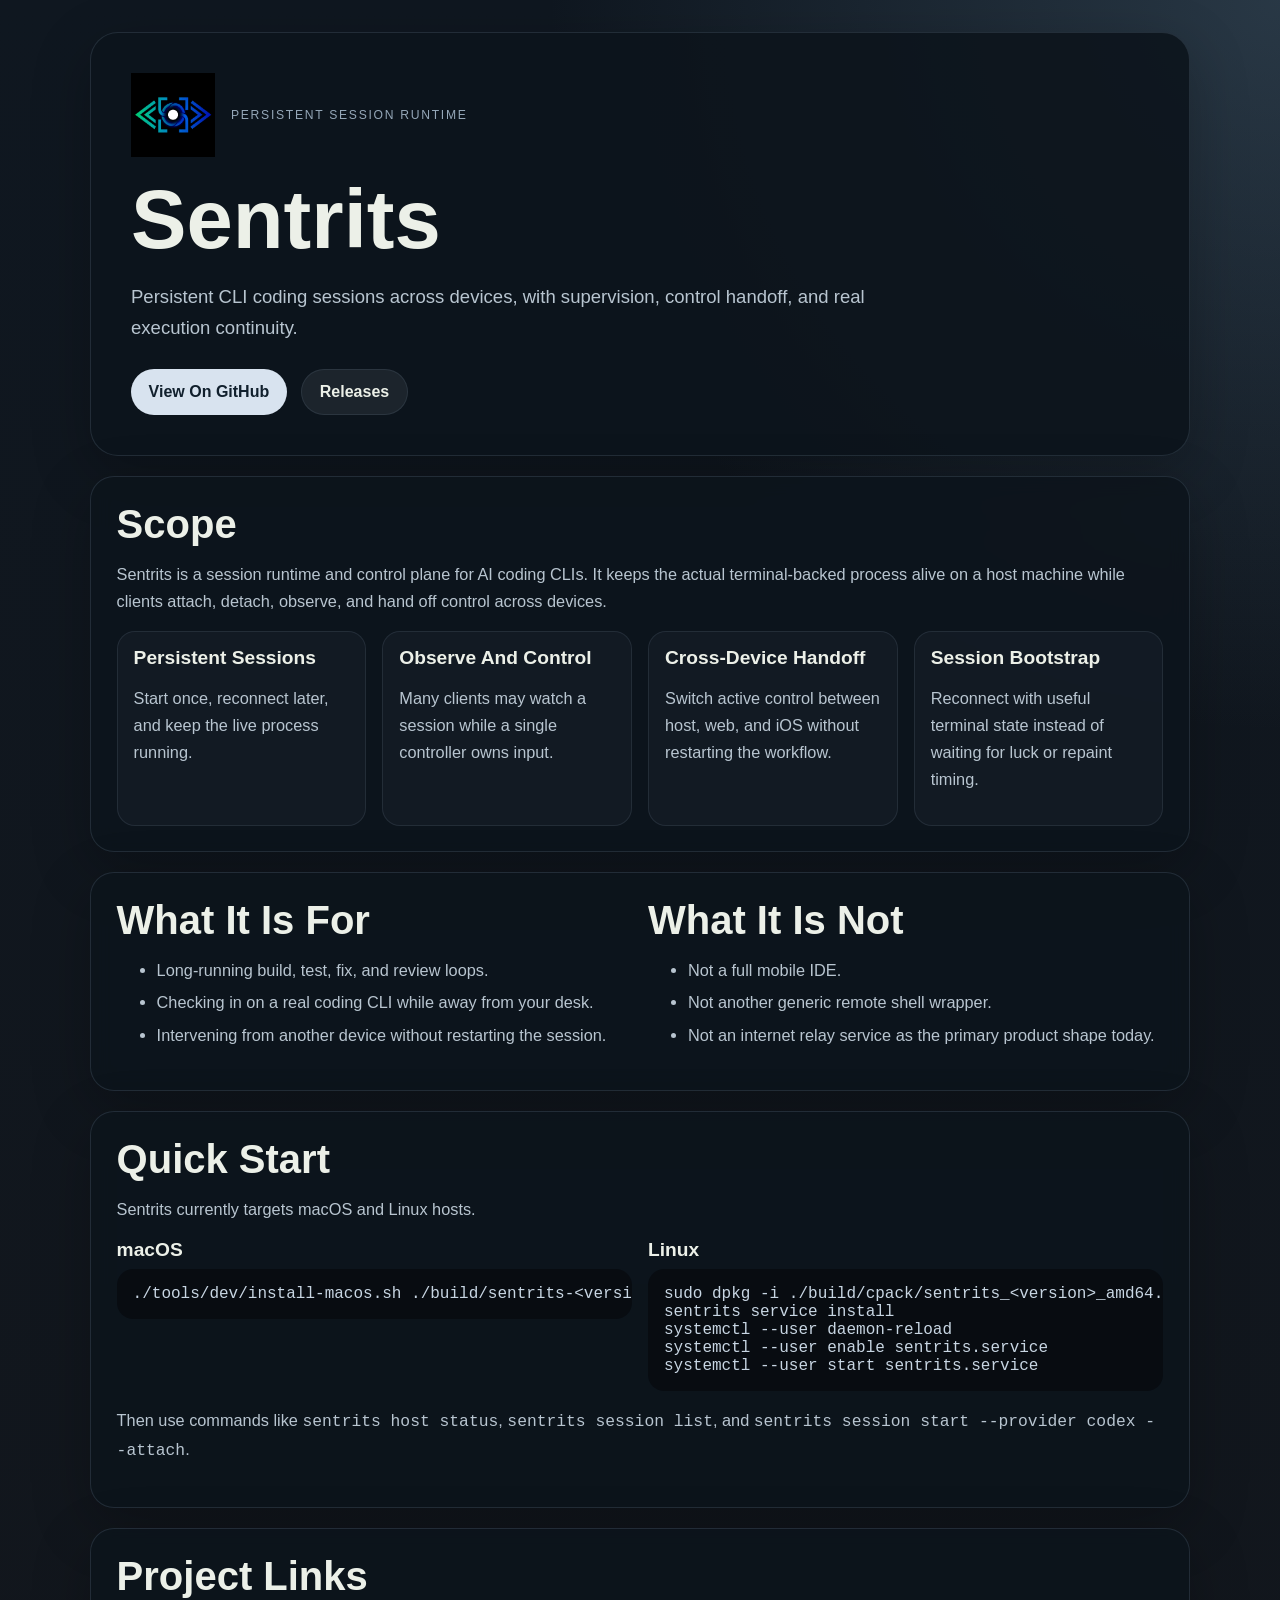
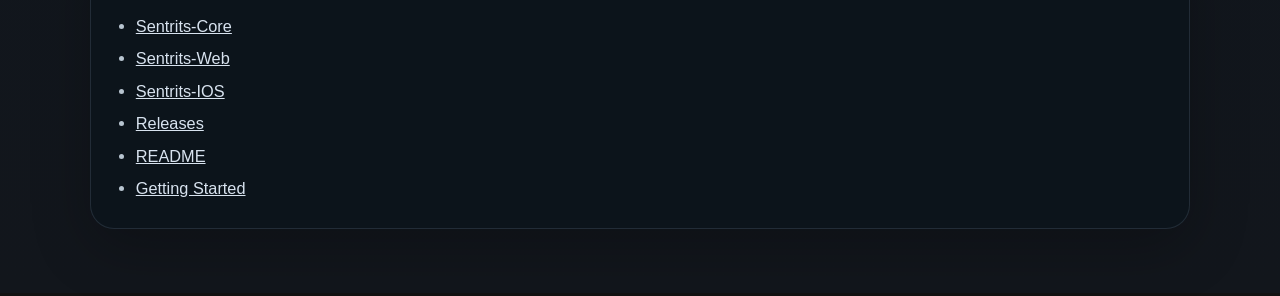
<file: docs/index.html>
<!doctype html>
<html lang="en">
  <head>
    <meta charset="utf-8">
    <meta name="viewport" content="width=device-width, initial-scale=1">
    <title>Sentrits</title>
    <meta
      name="description"
      content="Persistent CLI coding sessions across devices, with supervision, control handoff, and real execution continuity."
    >
    <link rel="stylesheet" href="styles.css">
  </head>
  <body>
    <div class="page-shell">
      <header class="hero">
        <div class="hero-brand">
          <img class="hero-logo" src="assets/Sentrits-logo.png" alt="Sentrits logo">
          <p class="eyebrow">Persistent Session Runtime</p>
        </div>
        <h1>Sentrits</h1>
        <p class="hero-copy">
          Persistent CLI coding sessions across devices, with supervision, control handoff,
          and real execution continuity.
        </p>
        <div class="hero-actions">
          <a class="button button-primary" href="https://github.com/shubow-sentrits/Sentrits-Core">View On GitHub</a>
          <a class="button button-secondary" href="https://github.com/shubow-sentrits/Sentrits-Core/releases">Releases</a>
        </div>
      </header>

      <main>
        <section class="panel">
          <h2>Scope</h2>
          <p>
            Sentrits is a session runtime and control plane for AI coding CLIs. It keeps the
            actual terminal-backed process alive on a host machine while clients attach, detach,
            observe, and hand off control across devices.
          </p>
          <div class="feature-grid">
            <article class="feature">
              <h3>Persistent Sessions</h3>
              <p>Start once, reconnect later, and keep the live process running.</p>
            </article>
            <article class="feature">
              <h3>Observe And Control</h3>
              <p>Many clients may watch a session while a single controller owns input.</p>
            </article>
            <article class="feature">
              <h3>Cross-Device Handoff</h3>
              <p>Switch active control between host, web, and iOS without restarting the workflow.</p>
            </article>
            <article class="feature">
              <h3>Session Bootstrap</h3>
              <p>Reconnect with useful terminal state instead of waiting for luck or repaint timing.</p>
            </article>
          </div>
        </section>

        <section class="panel two-column">
          <div>
            <h2>What It Is For</h2>
            <ul>
              <li>Long-running build, test, fix, and review loops.</li>
              <li>Checking in on a real coding CLI while away from your desk.</li>
              <li>Intervening from another device without restarting the session.</li>
            </ul>
          </div>
          <div>
            <h2>What It Is Not</h2>
            <ul>
              <li>Not a full mobile IDE.</li>
              <li>Not another generic remote shell wrapper.</li>
              <li>Not an internet relay service as the primary product shape today.</li>
            </ul>
          </div>
        </section>

        <section class="panel">
          <h2>Quick Start</h2>
          <p>Sentrits currently targets macOS and Linux hosts.</p>
          <div class="quickstart-grid">
            <article>
              <h3>macOS</h3>
              <pre><code>./tools/dev/install-macos.sh ./build/sentrits-&lt;version&gt;-macos-$(uname -m).dmg</code></pre>
            </article>
            <article>
              <h3>Linux</h3>
              <pre><code>sudo dpkg -i ./build/cpack/sentrits_&lt;version&gt;_amd64.deb
sentrits service install
systemctl --user daemon-reload
systemctl --user enable sentrits.service
systemctl --user start sentrits.service</code></pre>
            </article>
          </div>
          <p class="note">
            Then use commands like <code>sentrits host status</code>, <code>sentrits session list</code>,
            and <code>sentrits session start --provider codex --attach</code>.
          </p>
        </section>

        <section class="panel">
          <h2>Project Links</h2>
          <ul class="link-list">
            <li><a href="https://github.com/shubow-sentrits/Sentrits-Core">Sentrits-Core</a></li>
            <li><a href="https://github.com/shubow-sentrits/Sentrits-Web">Sentrits-Web</a></li>
            <li><a href="https://github.com/shubow-sentrits/Sentrits-IOS">Sentrits-IOS</a></li>
            <li><a href="https://github.com/shubow-sentrits/Sentrits-Core/releases">Releases</a></li>
            <li><a href="https://github.com/shubow-sentrits/Sentrits-Core/blob/main/README.md">README</a></li>
            <li><a href="https://github.com/shubow-sentrits/Sentrits-Core/blob/main/get_started.md">Getting Started</a></li>
          </ul>
        </section>
      </main>
    </div>
  </body>
</html>
</file>
<file: docs/styles.css>
:root {
  color-scheme: dark;
  --bg-top: #0f1720;
  --bg-bottom: #12161c;
  --panel: rgba(13, 20, 28, 0.9);
  --panel-soft: rgba(21, 30, 39, 0.72);
  --panel-border: rgba(122, 145, 163, 0.2);
  --ink: #ecf0e8;
  --muted: #b8c5d0;
  --subtle: #95a7b8;
  --accent: #d8e3ef;
  --accent-ink: #11202d;
  --shadow: 0 18px 60px rgba(0, 0, 0, 0.24);
}

* {
  box-sizing: border-box;
}

body {
  margin: 0;
  font-family: "IBM Plex Sans", "Segoe UI", sans-serif;
  color: var(--ink);
  background:
    radial-gradient(circle at top right, rgba(82, 109, 130, 0.38), transparent 32%),
    linear-gradient(180deg, var(--bg-top) 0%, var(--bg-bottom) 100%);
}

a {
  color: var(--accent);
}

code,
pre {
  font-family: "SFMono-Regular", Menlo, Monaco, Consolas, monospace;
}

.page-shell {
  width: min(1100px, calc(100% - 2rem));
  margin: 0 auto;
  padding: 2rem 0 4rem;
}

.hero {
  padding: 2.5rem;
  border: 1px solid var(--panel-border);
  border-radius: 28px;
  background: var(--panel);
  box-shadow: var(--shadow);
}

.hero-brand {
  display: flex;
  align-items: center;
  gap: 1rem;
}

.hero-logo {
  width: 84px;
  height: 84px;
  object-fit: contain;
}

.eyebrow {
  margin: 0;
  letter-spacing: 0.14em;
  text-transform: uppercase;
  font-size: 0.76rem;
  color: var(--subtle);
}

h1,
h2,
h3 {
  font-family: "Space Grotesk", "IBM Plex Sans", sans-serif;
  line-height: 1.05;
}

h1 {
  margin: 1.2rem 0 0.5rem;
  font-size: clamp(3rem, 7vw, 5.2rem);
}

h2 {
  margin: 0 0 1rem;
  font-size: clamp(1.8rem, 3.2vw, 2.5rem);
}

h3 {
  margin: 0 0 0.6rem;
  font-size: 1.2rem;
}

.hero-copy,
.panel p,
.panel li {
  font-size: 1.02rem;
  line-height: 1.65;
  color: var(--muted);
}

.hero-copy {
  max-width: 46rem;
  font-size: 1.16rem;
}

.hero-actions {
  display: flex;
  flex-wrap: wrap;
  gap: 0.9rem;
  margin-top: 1.6rem;
}

.button {
  display: inline-flex;
  align-items: center;
  justify-content: center;
  min-height: 2.9rem;
  padding: 0 1.1rem;
  border-radius: 999px;
  text-decoration: none;
  font-weight: 700;
}

.button-primary {
  color: var(--accent-ink);
  background: var(--accent);
}

.button-secondary {
  color: var(--ink);
  background: rgba(216, 227, 239, 0.08);
  border: 1px solid rgba(122, 145, 163, 0.16);
}

main {
  display: grid;
  gap: 1.25rem;
  margin-top: 1.25rem;
}

.panel {
  padding: 1.6rem;
  border: 1px solid var(--panel-border);
  border-radius: 24px;
  background: var(--panel);
  box-shadow: var(--shadow);
  backdrop-filter: blur(10px);
}

.feature-grid,
.quickstart-grid,
.two-column {
  display: grid;
  gap: 1rem;
}

.feature-grid {
  grid-template-columns: repeat(auto-fit, minmax(220px, 1fr));
}

.feature {
  padding: 1rem;
  border-radius: 18px;
  background: var(--panel-soft);
  border: 1px solid rgba(122, 145, 163, 0.16);
}

.two-column {
  grid-template-columns: repeat(auto-fit, minmax(260px, 1fr));
}

.quickstart-grid {
  grid-template-columns: repeat(auto-fit, minmax(280px, 1fr));
  align-items: start;
}

pre {
  margin: 0;
  padding: 1rem;
  overflow-x: auto;
  border-radius: 16px;
  background: rgba(8, 12, 16, 0.82);
  color: #c8d6e3;
}

.note {
  margin-top: 1rem;
}

.link-list {
  margin: 0;
  padding-left: 1.2rem;
}

.panel li + li {
  margin-top: 0.35rem;
}

@media (max-width: 720px) {
  .page-shell {
    width: min(100% - 1rem, 1100px);
    padding-top: 0.75rem;
  }

  .hero,
  .panel {
    padding: 1.15rem;
    border-radius: 20px;
  }

  .hero-logo {
    width: 64px;
    height: 64px;
  }

  .hero-actions {
    flex-direction: column;
  }
}
</file>
